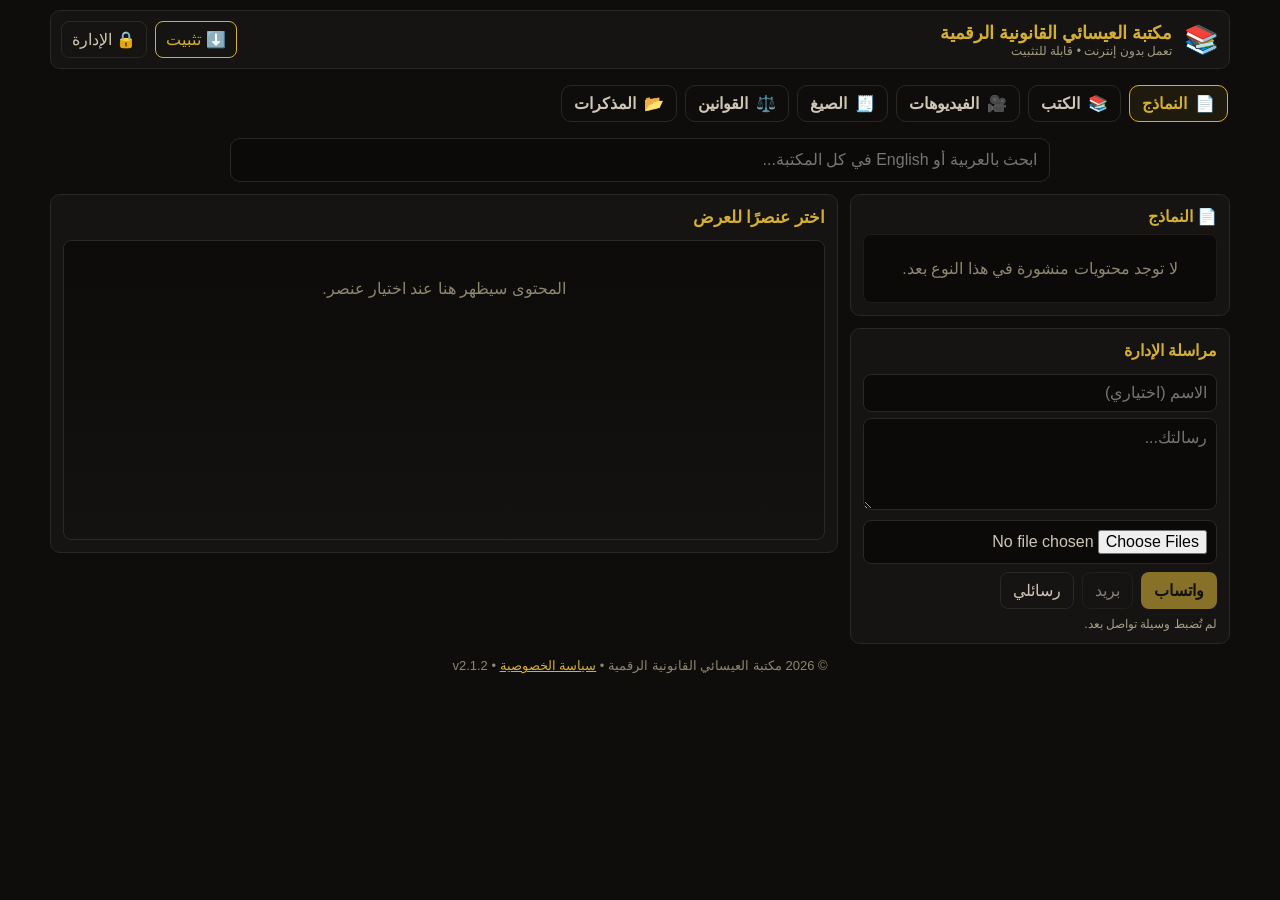
<file: index.html>
<!DOCTYPE html>
<html lang="ar" dir="rtl">
<head>
<meta charset="utf-8" />
<meta name="viewport" content="width=device-width,initial-scale=1" />
<meta http-equiv="Content-Security-Policy" content="default-src 'self'; script-src 'self'; style-src 'self' 'unsafe-inline'; img-src 'self' data: blob:; connect-src 'self' https://api.github.com; object-src 'none'; base-uri 'self'; form-action 'self'" />
<title>مكتبة العيسائي القانونية الرقمية</title>
<meta name="description" content="مكتبة قانونية رقمية: نماذج وصيغ وقوانين ومذكرات، تعمل دون إنترنت وقابلة للتثبيت." />
<link rel="manifest" href="manifest.json">
<link rel="icon" href="icons/icon-192x192.png" />
<link rel="apple-touch-icon" href="icons/icon-192x192.png" />
<meta name="theme-color" content="#1f1a14" />
<meta name="apple-mobile-web-app-capable" content="yes" />
<meta name="mobile-web-app-capable" content="yes" />
<meta name="apple-mobile-web-app-status-bar-style" content="black-translucent" />
<link rel="stylesheet" href="css/style.css">
<link rel="modulepreload" href="js/app.js">
<link rel="modulepreload" href="js/ui.js">
<link rel="modulepreload" href="js/lib.js">
<link rel="modulepreload" href="js/db.js">
<link rel="modulepreload" href="js/crypto.js">
<link rel="modulepreload" href="js/sanitize.js">
<link rel="modulepreload" href="js/github.js">
</head>
<body>
<div class="app" id="app">
  <header class="topbar">
    <div class="brand">
      <div class="logo" aria-hidden="true">📚</div>
      <div>
        <h1 class="title">مكتبة العيسائي القانونية الرقمية</h1>
        <div class="small">تعمل بدون إنترنت • قابلة للتثبيت <span id="net"></span></div>
      </div>
    </div>
    <div class="actions">
      <button id="btn-install" class="icon-btn install-btn">⬇️ تثبيت</button>
      <button id="btn-admin" class="icon-btn">🔒 الإدارة</button>
    </div>
  </header>

  <div id="admin-bar" class="admin-bar" aria-label="أدوات الإدارة"></div>

  <nav class="icon-strip" aria-label="الأنواع"><div class="strip-inner" id="top-icons"></div></nav>

  <div class="search-row">
    <input id="search" class="search-input" type="search" placeholder="ابحث بالعربية أو English في كل المكتبة..." aria-label="بحث" />
  </div>

  <main class="layout">
    <aside class="left-panel index-panel">
      <div class="panel-title" id="index-title">الفهرس</div>
      <div id="public-index-root" class="index-window"></div>
    </aside>

    <section class="right-panel">
      <div class="viewer-head" id="viewer-head">
        <div>
          <div id="item-title" class="viewer-title">اختر عنصرًا للعرض</div>
          <div id="item-meta" class="small"></div>
        </div>
        <div class="row wrap hidden" id="viewer-actions">
          <button id="btn-edit-selected" class="icon-btn admin-only">✏️ تعديل</button>
          <button id="btn-font-down" class="icon-btn" aria-label="تصغير الخط" title="تصغير الخط">أ−</button>
          <button id="btn-font-up" class="icon-btn" aria-label="تكبير الخط" title="تكبير الخط">أ+</button>
          <button id="btn-download-selected" class="icon-btn">⬇️ تنزيل</button>
          <button id="btn-print-selected" class="icon-btn">🖨️ طباعة</button>
          <button id="btn-copy-selected" class="icon-btn">📋 نسخ</button>
          <button id="btn-share-selected" class="icon-btn">📤 مشاركة</button>
        </div>
      </div>
      <div id="viewer-content" class="viewer"></div>
    </section>

    <aside class="left-panel contact-panel">
      <div class="contact">
        <div class="panel-title">مراسلة الإدارة</div>
        <input id="visitor-name" class="input" placeholder="الاسم (اختياري)" aria-label="الاسم" />
        <textarea id="visitor-message" class="input" placeholder="رسالتك..." rows="4" aria-label="الرسالة"></textarea>
        <input id="visitor-files" class="input" type="file" multiple aria-label="مرفقات" />
        <div class="row" style="margin-top:8px">
          <button id="send-wa" class="btn primary">واتساب</button>
          <button id="send-mail" class="btn neutral">بريد</button>
          <button id="btn-view-uploads" class="btn neutral">رسائلي</button>
        </div>
        <div id="contact-hint" class="small" style="margin-top:8px"></div>
      </div>
    </aside>
  </main>

  <footer class="footer">© <span id="year"></span> مكتبة العيسائي القانونية الرقمية • <a href="privacy.html">سياسة الخصوصية</a> • v<span id="ver"></span></footer>
</div>
<script src="js/sw-register.js"></script>
<script type="module" src="js/app.js"></script>
</body>
</html>
</file>
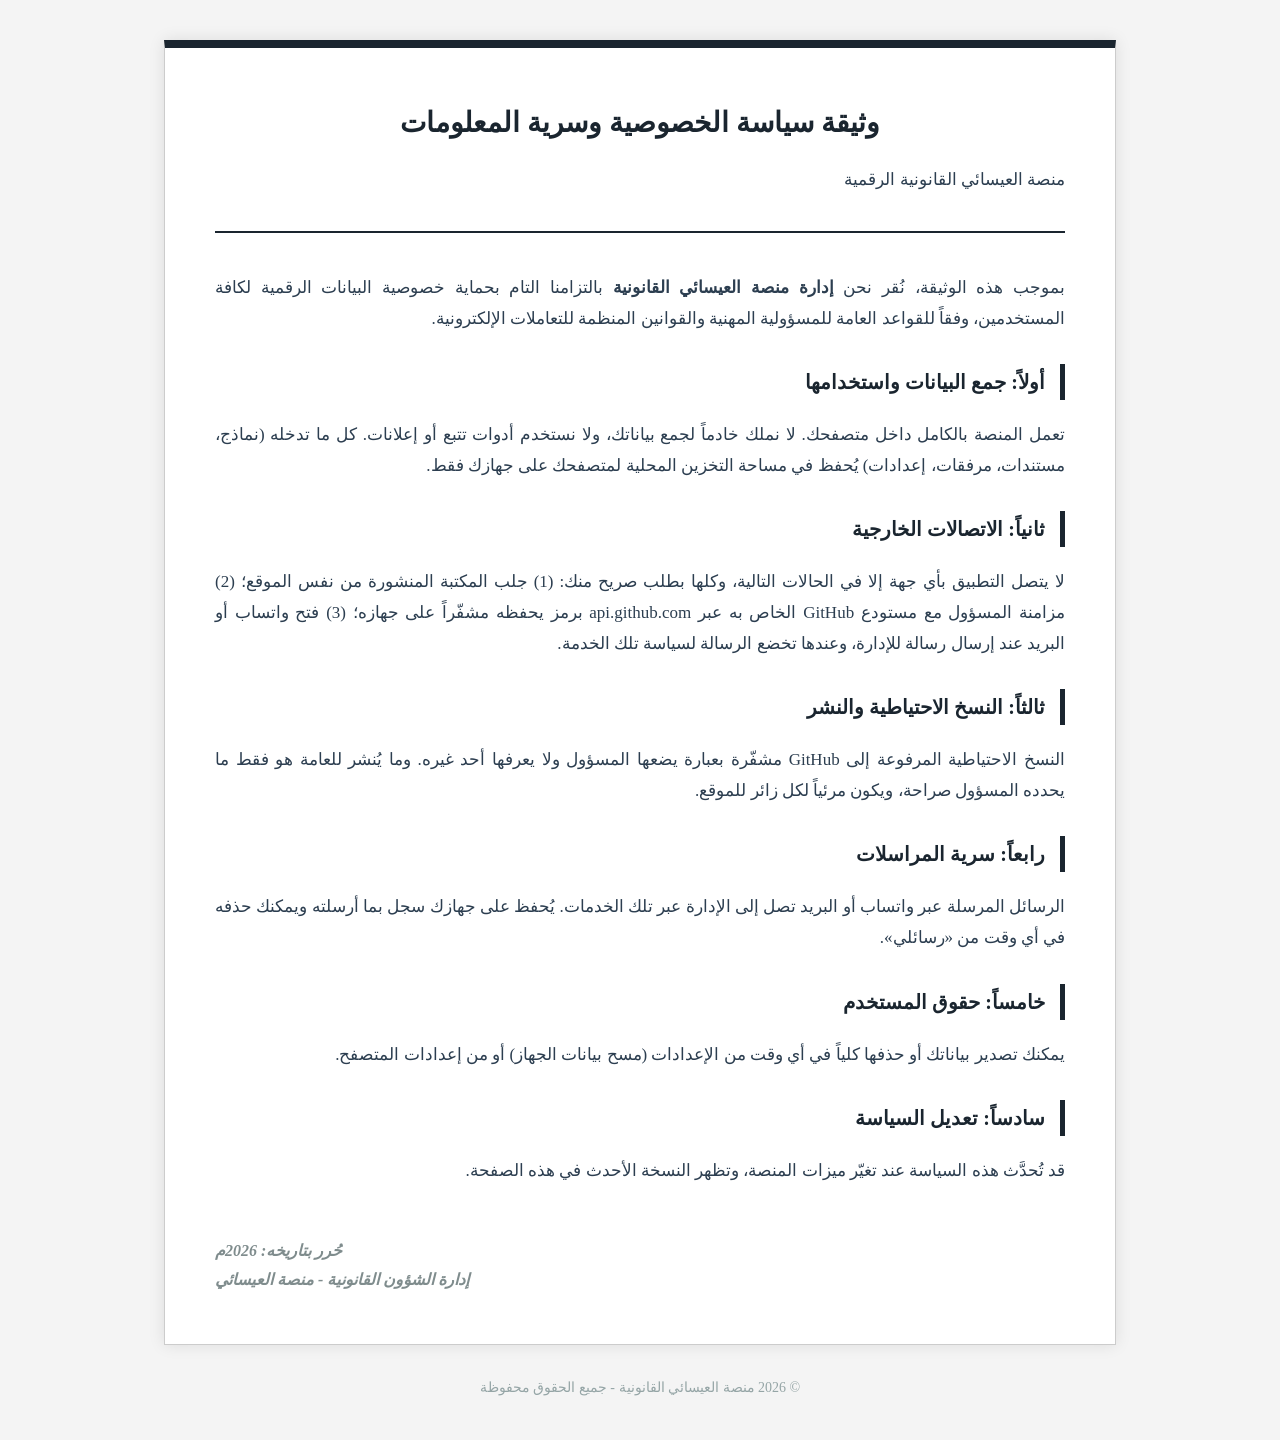
<file: privacy.html>
<!DOCTYPE html>
<html lang="ar" dir="rtl">
<head>
    <meta charset="UTF-8">
    <meta name="viewport" content="width=device-width, initial-scale=1.0">
    <title>سياسة الخصوصية | منصة العيسائي القانونية</title>
    <style>
        body {
            font-family: 'Times New Roman', Times, serif; /* خط كلاسيكي قانوني */
            line-height: 1.8;
            background-color: #f4f4f4;
            color: #2c3e50;
            margin: 0;
            padding: 40px 20px;
        }
        .document-box {
            max-width: 850px;
            margin: auto;
            background: #fff;
            padding: 50px;
            border: 1px solid #ccc;
            box-shadow: 0 0 15px rgba(0,0,0,0.1);
            border-top: 8px solid #1a252f; /* إطار علوي رسمي */
        }
        header {
            text-align: center;
            margin-bottom: 40px;
            border-bottom: 2px double #1a252f;
            padding-bottom: 20px;
        }
        h1 { font-size: 28px; margin: 0; color: #1a252f; }
        h3 { 
            color: #1a252f; 
            border-right: 5px solid #1a252f; 
            padding-right: 15px; 
            margin-top: 30px;
            font-size: 20px;
        }
        p, li { font-size: 17px; text-align: justify; margin-bottom: 15px; }
        .stamp {
            margin-top: 50px;
            text-align: left;
            font-weight: bold;
            font-style: italic;
            color: #7f8c8d;
        }
        footer {
            text-align: center;
            margin-top: 30px;
            font-size: 14px;
            color: #95a5a6;
        }
    </style>
</head>
<body>

    <div class="document-box">
        <header>
            <h1>وثيقة سياسة الخصوصية وسرية المعلومات</h1>
            <p>منصة العيسائي القانونية الرقمية</p>
        </header>

        <section>
            <p>بموجب هذه الوثيقة، نُقر نحن <strong>إدارة منصة العيسائي القانونية</strong> بالتزامنا التام بحماية خصوصية البيانات الرقمية لكافة المستخدمين، وفقاً للقواعد العامة للمسؤولية المهنية والقوانين المنظمة للتعاملات الإلكترونية.</p>

            <h3>أولاً: جمع البيانات واستخدامها</h3>
            <p>تعمل المنصة بالكامل داخل متصفحك. لا نملك خادماً لجمع بياناتك، ولا نستخدم أدوات تتبع أو إعلانات. كل ما تدخله (نماذج، مستندات، مرفقات، إعدادات) يُحفظ في مساحة التخزين المحلية لمتصفحك على جهازك فقط.</p>

            <h3>ثانياً: الاتصالات الخارجية</h3>
            <p>لا يتصل التطبيق بأي جهة إلا في الحالات التالية، وكلها بطلب صريح منك: (1) جلب المكتبة المنشورة من نفس الموقع؛ (2) مزامنة المسؤول مع مستودع GitHub الخاص به عبر api.github.com برمز يحفظه مشفّراً على جهازه؛ (3) فتح واتساب أو البريد عند إرسال رسالة للإدارة، وعندها تخضع الرسالة لسياسة تلك الخدمة.</p>

            <h3>ثالثاً: النسخ الاحتياطية والنشر</h3>
            <p>النسخ الاحتياطية المرفوعة إلى GitHub مشفّرة بعبارة يضعها المسؤول ولا يعرفها أحد غيره. وما يُنشر للعامة هو فقط ما يحدده المسؤول صراحة، ويكون مرئياً لكل زائر للموقع.</p>

            <h3>رابعاً: سرية المراسلات</h3>
            <p>الرسائل المرسلة عبر واتساب أو البريد تصل إلى الإدارة عبر تلك الخدمات. يُحفظ على جهازك سجل بما أرسلته ويمكنك حذفه في أي وقت من «رسائلي».</p>

            <h3>خامساً: حقوق المستخدم</h3>
            <p>يمكنك تصدير بياناتك أو حذفها كلياً في أي وقت من الإعدادات (مسح بيانات الجهاز) أو من إعدادات المتصفح.</p>

            <h3>سادساً: تعديل السياسة</h3>
            <p>قد تُحدَّث هذه السياسة عند تغيّر ميزات المنصة، وتظهر النسخة الأحدث في هذه الصفحة.</p>
        </section>

        <div class="stamp">
            حُرر بتاريخه: 2026م<br>
            إدارة الشؤون القانونية - منصة العيسائي
        </div>
    </div>

    <footer>
        &copy; 2026 منصة العيسائي القانونية - جميع الحقوق محفوظة
    </footer>

</body>
</html>
</file>
<file: css/style.css>
:root{--bg:#0f0d0b;--card:#151412;--accent:#d4af37;--muted:#cfc6b6;--line:#2b2724;--danger:#e5675b;--ok:#3f9e6a}
*{box-sizing:border-box}
html,body{min-height:100%;margin:0;font-family:Tahoma,"Segoe UI",Arial,sans-serif;background:var(--bg);color:var(--muted);direction:rtl}
button,input,select,textarea{font:inherit}
:focus-visible{outline:2px solid var(--accent);outline-offset:2px}
.hidden{display:none!important}
.app{max-width:1200px;margin:0 auto;padding:10px}
.topbar{display:flex;justify-content:space-between;align-items:center;gap:8px;flex-wrap:wrap;padding:10px;background:var(--card);border-radius:10px;border:1px solid var(--line)}
.brand{display:flex;gap:12px;align-items:center}
.logo{font-size:28px}
.title{font-size:18px;color:var(--accent);font-weight:800;margin:0}
.actions,.row{display:flex;gap:8px;align-items:center}
.row.wrap{flex-wrap:wrap}
.icon-btn{background:transparent;border:1px solid var(--line);color:var(--muted);padding:8px 10px;border-radius:8px;cursor:pointer}
.icon-btn:hover{border-color:var(--accent);color:var(--accent)}
.install-btn{border-color:var(--accent);color:var(--accent)}.btn.dim{opacity:.6}
.admin-bar{display:none;gap:8px;flex-wrap:wrap;margin-top:10px;padding:8px;background:#1b1812;border:1px dashed var(--accent);border-radius:10px}
body.admin .admin-bar{display:flex}
body:not(.admin) .admin-only{display:none}
.icon-strip{margin-top:10px}
.strip-inner{display:flex;gap:8px;overflow-x:auto;padding:6px 2px}
.strip-item{background:transparent;border:1px solid var(--line);color:var(--muted);padding:8px 12px;border-radius:10px;cursor:pointer;white-space:nowrap;display:flex;gap:8px;align-items:center}
.strip-item:hover,.strip-item.active{background:rgba(212,175,55,.08);border-color:var(--accent);color:var(--accent)}
.strip-item .tt{font-weight:700}
.dots{padding:0 6px;cursor:pointer;border-radius:6px}
.dots:hover{background:rgba(255,255,255,.08)}
.search-row{display:flex;justify-content:center;margin-top:10px}
.search-input{width:100%;max-width:820px;padding:12px;border-radius:10px;border:1px solid var(--line);background:#0b0a09;color:var(--muted)}
.layout{display:grid;grid-template-columns:380px minmax(0,1fr);gap:12px;margin-top:12px;align-items:start}
.index-panel{grid-column:1;grid-row:1}.contact-panel{grid-column:1;grid-row:2}.right-panel{grid-column:2;grid-row:1/span 2}
.left-panel{min-width:0;background:var(--card);padding:12px;border-radius:10px;border:1px solid var(--line)}
.right-panel{flex:1;min-width:0;background:var(--card);padding:12px;border-radius:10px;border:1px solid var(--line)}
.panel-title{font-weight:800;color:var(--accent);margin-bottom:8px}
.index-window{max-height:56vh;overflow:auto;border-radius:8px;padding:6px;background:#0b0a09;border:1px solid #201b17}
.cat{margin-bottom:6px}
.cat-row{display:flex;align-items:center;gap:8px;cursor:pointer;padding:8px;border-radius:8px}
.cat-row:hover{background:#15130f}
.cat-title{flex:1;font-weight:700;color:var(--accent)}
.tri{font-size:10px;width:14px}
.sub-list{margin-right:14px;border-right:2px solid var(--line);padding-right:8px}
.item-row{display:flex;align-items:center;gap:8px;padding:8px;border-radius:6px;cursor:pointer;border-bottom:1px dashed rgba(255,255,255,.05)}
.item-row:hover,.item-row.sel{background:#1a1712;color:var(--accent)}
.item-row .it-title{flex:1;overflow-wrap:anywhere}
.badge{font-size:11px;color:#a79e86}
.result{margin-bottom:8px}
.snip{font-size:12px;color:#a79e86;padding:0 10px 6px}
.empty{padding:18px;text-align:center;color:#8f866f}
.viewer-head{display:flex;justify-content:space-between;align-items:center;gap:8px;flex-wrap:wrap}
.viewer-title{font-size:17px;font-weight:800;color:var(--accent)}
.viewer{font-size:var(--vf,16px);min-height:300px;padding:14px;border-radius:8px;background:linear-gradient(180deg,#0c0b0a,#141211);border:1px solid var(--line);margin-top:12px;overflow:auto;line-height:2}
.t{white-space:pre-wrap;overflow-wrap:anywhere}
.doc{overflow-wrap:anywhere}.doc table{border-collapse:collapse}.doc td,.doc th{border:1px solid var(--line);padding:4px}
.files{margin-top:18px;border-top:1px dashed var(--line);padding-top:8px}
.file-row{display:flex;align-items:center;gap:8px;flex-wrap:wrap;padding:4px 0}
.file-row .fname{flex:1;overflow-wrap:anywhere}
.preview{max-width:100%;max-height:360px;border-radius:8px;border:1px solid var(--line);margin:6px 0}
.btn{padding:8px 12px;border-radius:8px;border:1px solid transparent;cursor:pointer}
.btn:disabled{opacity:.5;cursor:not-allowed}
.btn.primary{background:var(--accent);color:#111;font-weight:700}
.btn.neutral{background:transparent;border-color:var(--line);color:var(--muted)}
.btn.neutral:hover{border-color:var(--accent)}
.btn.danger{background:transparent;border-color:var(--danger);color:var(--danger)}
.btn.wide{display:block;width:100%;margin:6px 0}
.link{background:none;border:none;color:var(--accent);cursor:pointer;text-decoration:underline;padding:6px 0}
.small{font-size:12px;color:#a79e86}
.contact{margin-top:0}
.input,.frm input[type=text],.frm input[type=password],.frm input[type=email],.frm select,.frm textarea,.editor-meta input,.editor-meta select,.editor-toolbar select{width:100%;padding:9px;border-radius:8px;border:1px solid var(--line);background:#0b0a09;color:var(--muted);margin-top:6px}
.footer{text-align:center;margin:14px 0;color:#8f866f;font-size:13px}
.footer a{color:var(--accent)}
mark{background:var(--accent);color:#111;padding:0 2px;border-radius:4px;font-weight:700}
.menu{position:fixed;background:var(--card);border:1px solid var(--line);box-shadow:0 6px 18px rgba(0,0,0,.6);padding:6px;border-radius:8px;z-index:100000;min-width:190px}
.menu button{display:block;width:100%;text-align:right;background:transparent;border:none;color:var(--muted);padding:9px;cursor:pointer;border-radius:6px}
.menu button:hover{background:#1f1c17;color:var(--accent)}
.menu .danger-text{color:var(--danger)}
/* الحوارات */
dialog.dlg{border:1px solid var(--line);background:var(--card);color:var(--muted);border-radius:12px;padding:0;width:min(94vw,520px);max-height:92vh;direction:rtl}
dialog.dlg.wide{width:min(94vw,760px)}
dialog.dlg.full{width:min(98vw,1000px);height:94vh}
dialog.dlg::backdrop{background:rgba(0,0,0,.65)}
dialog.dlg[open]{display:flex;flex-direction:column}
.dlg-head{display:flex;justify-content:space-between;align-items:center;padding:12px 14px;border-bottom:1px solid var(--line)}
.dlg-head h3{margin:0;color:var(--accent);font-size:16px}
.dlg-body{padding:14px;overflow:auto;flex:1;white-space:pre-line}
.dlg-body .frm,.dlg-body .settings,.dlg-body .editor-wrap,.dlg-body .sync-info{white-space:normal}
.dlg-foot{display:flex;gap:8px;flex-wrap:wrap;justify-content:flex-start;padding:12px 14px;border-top:1px solid var(--line)}
.frm label{display:block;margin-bottom:10px}
.frm label span{display:block;font-size:13px}
.chk{display:flex;align-items:center;gap:8px;cursor:pointer}
.settings h4{margin:14px 0 4px;color:var(--accent)}
.sync-act{display:flex;justify-content:space-between;align-items:center;gap:10px;padding:10px 0;border-bottom:1px solid var(--line)}
.bar{height:8px;background:#0b0a09;border:1px solid var(--line);border-radius:6px;overflow:hidden;margin-top:6px}
.bar i{display:block;height:100%;width:0;background:var(--accent);transition:width .2s}
.trash-row{display:flex;gap:10px;align-items:center;padding:8px;border-bottom:1px solid var(--line);cursor:pointer}
.log-row{border:1px solid var(--line);border-radius:8px;padding:8px;margin-bottom:8px}
/* المحرر */
.editor-wrap{display:flex;flex-direction:column;height:100%;gap:8px}
.editor-meta{display:grid;grid-template-columns:2fr 2fr auto;gap:8px;align-items:center}
.editor-toolbar{display:flex;gap:6px;flex-wrap:wrap;background:#1d1a15;padding:8px;border-radius:8px;border:1px solid var(--line)}
.editor-toolbar select{width:auto;margin:0;padding:6px}
.tb{background:transparent;border:1px solid var(--line);color:var(--muted);border-radius:6px;padding:5px 9px;cursor:pointer}
.tb:hover{border-color:var(--accent);color:var(--accent)}
#legal-editor{flex:1;min-height:260px;background:#fff;color:#1a1a1a;padding:28px;border-radius:8px;overflow:auto;line-height:2;font-family:'Traditional Arabic','Times New Roman',serif;font-size:20px;outline:none;white-space:normal}
#toast{position:fixed;bottom:18px;left:50%;transform:translate(-50%,20px);background:#1d1a15;border:1px solid var(--accent);color:var(--muted);padding:10px 16px;border-radius:10px;opacity:0;pointer-events:none;transition:.2s;z-index:200000;max-width:92vw;text-align:center}
#toast.show{opacity:1;transform:translate(-50%,0)}
#toast.err{border-color:var(--danger)}
.fatal{background:#4a1512;color:#fff;padding:14px;text-align:center}
@media (max-width:900px){.layout{grid-template-columns:minmax(0,1fr)}.index-panel,.right-panel,.contact-panel{grid-column:1;grid-row:auto}.contact{margin-top:0;border-top:0;padding-top:0}.editor-meta{grid-template-columns:1fr}.index-window{max-height:46vh}}
@media print{.topbar,.admin-bar,.icon-strip,.search-row,.left-panel,.footer,.viewer-head .row{display:none!important}body{background:#fff;color:#000}.viewer{background:#fff;color:#000;border:none}}
@media (prefers-reduced-motion:reduce){*{transition:none!important}}
</file>
